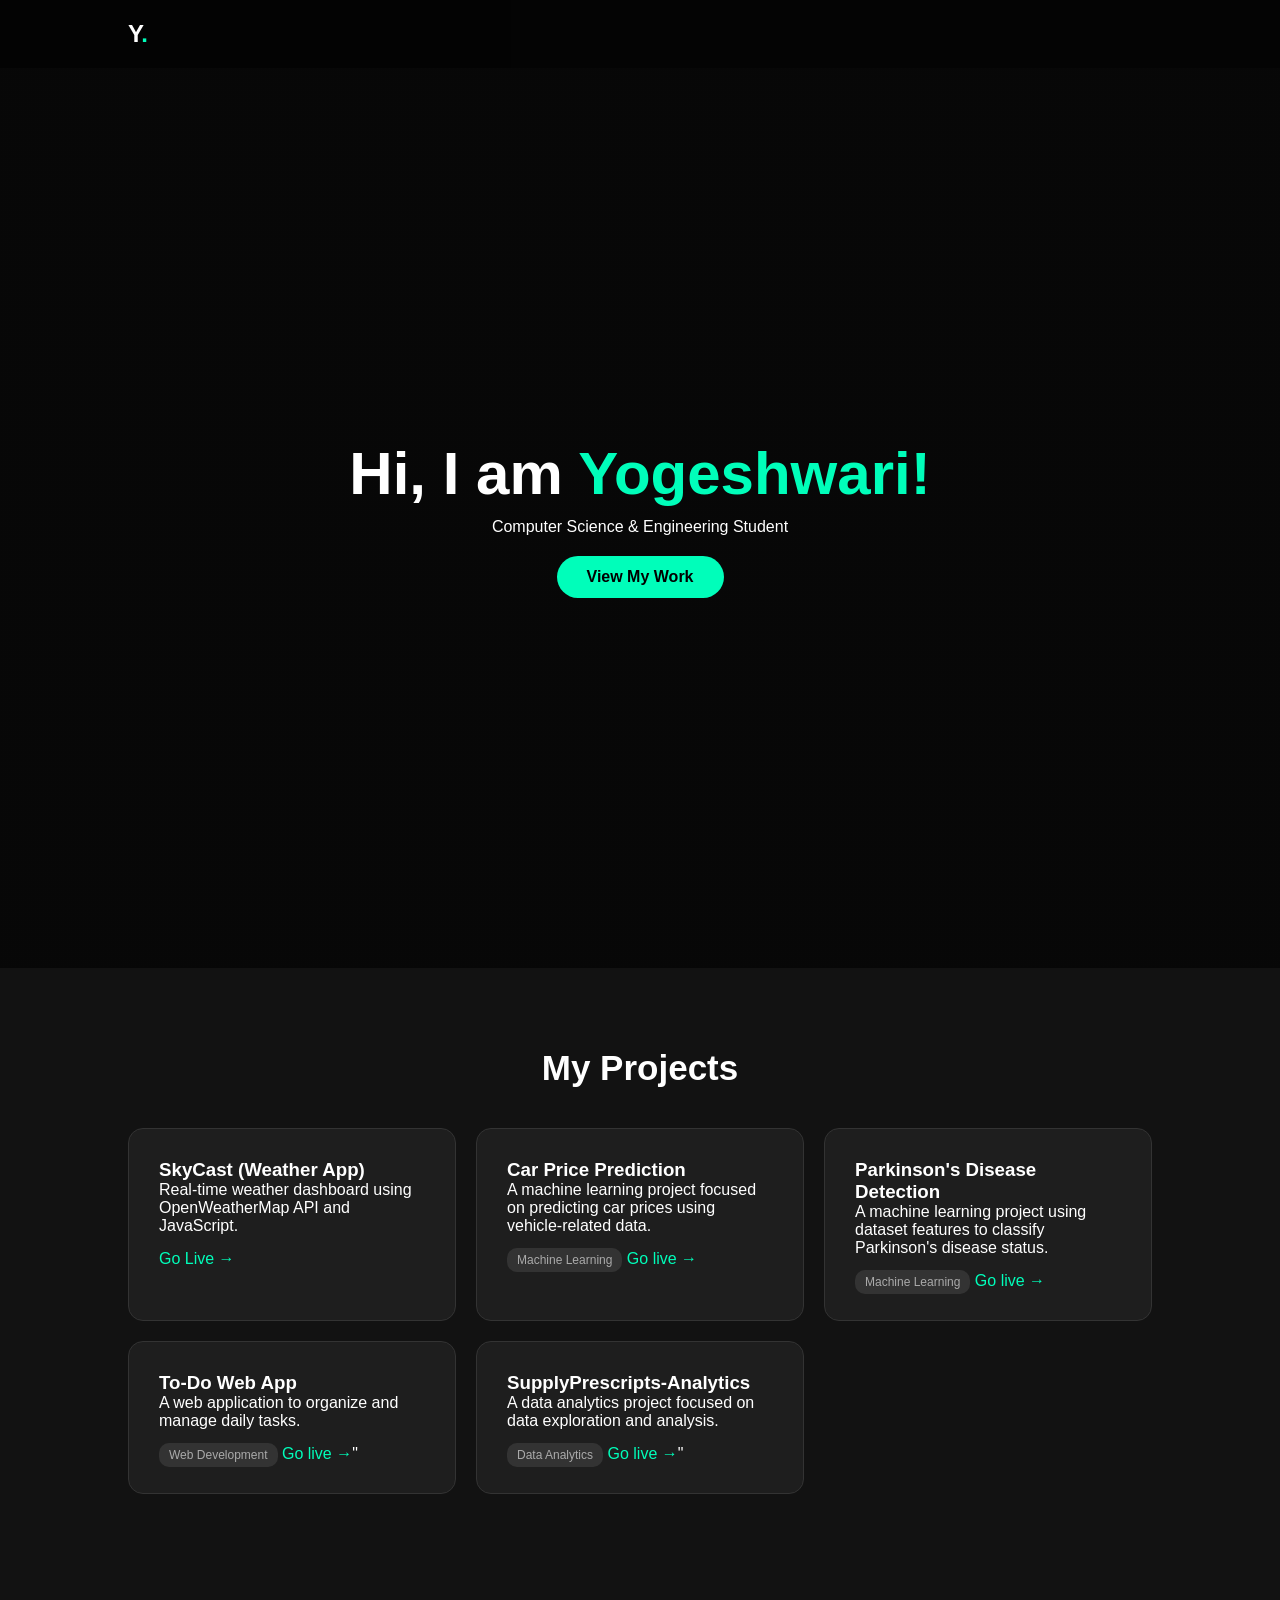
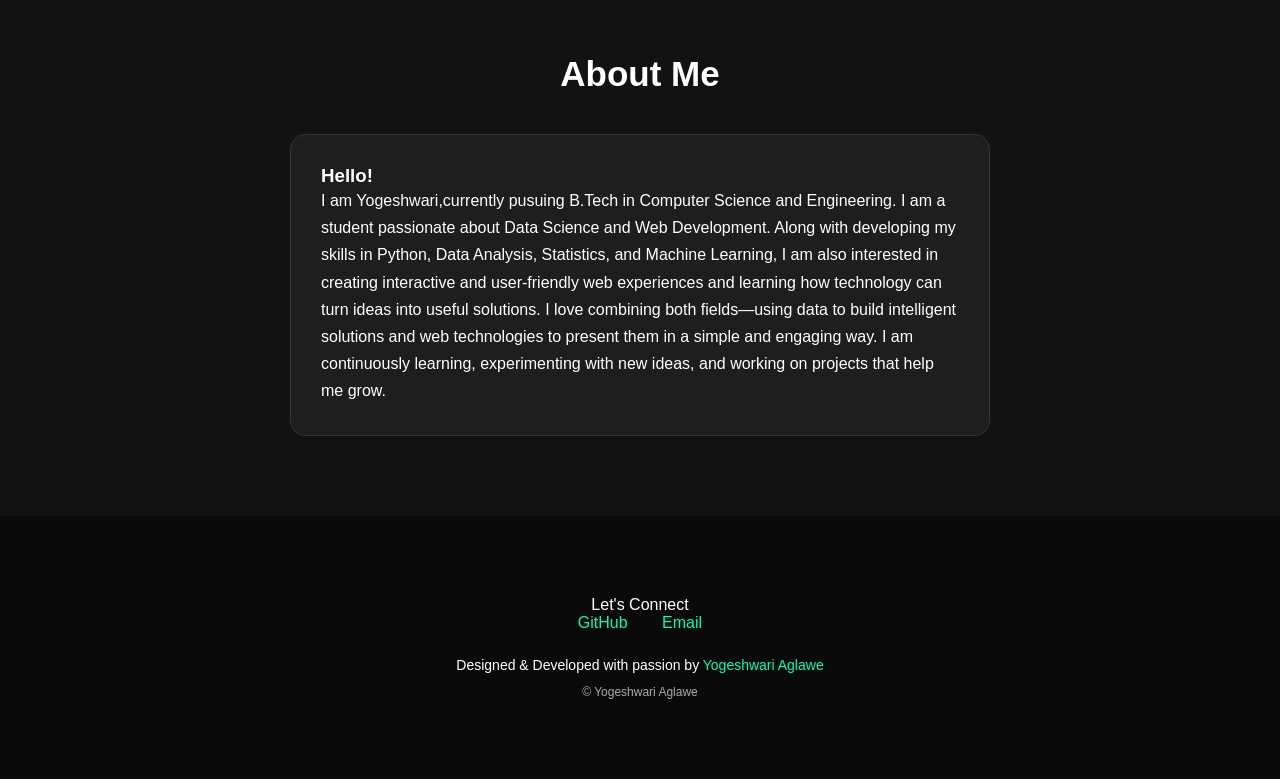
<file: index.html>
<!DOCTYPE html>
<html lang="en">
<head>
    <meta charset="UTF-8">
    <meta name="viewport" content="width=device-width, initial-scale=1.0">
    <title>Yogeshwari | Portfolio</title>
    <link rel="stylesheet" href="index.css">
</head>
<body>
    <nav>
        <div class="logo">Y<span>.</span></div>
    </nav>

    <section id="home" class="hero">
        <div class="hero-content">
            <h1>Hi, I am <span class="highlight">Yogeshwari!</span></h1>
            <p>Computer Science & Engineering Student</p>
            <a href="#projects" class="btn">View My Work</a>
        </div>
    </section>

    
<section id="projects">
    <h2 class="section-title">My Projects</h2>

    <div class="project-container">

        <div class="project-card">
            <h3>SkyCast (Weather App)</h3>
            <p>Real-time weather dashboard using OpenWeatherMap API and JavaScript.</p>
            <a href="https://yogeshwariaglawe.github.io/Weather-App/"
               target="_blank" class="project-link">Go Live →</a>
        </div>

        <div class="project-card">
            <h3>Car Price Prediction</h3>
            <p>A machine learning project focused on predicting car prices using vehicle-related data.</p>
            <span class="tag">Machine Learning</span>
            <a href="https://github.com/YogeshwariAglawe/Car-Price-Prediction"
       target="_blank"
       rel="noopener noreferrer"
       class="project-link">Go live →</a>
        </div>

        <div class="project-card">
            <h3>Parkinson's Disease Detection</h3>
            <p>A machine learning project using dataset features to classify Parkinson's disease status.</p>
            <span class="tag">Machine Learning</span>
            <a href="https://github.com/YogeshwariAglawe/Parkinson-s-Disease-Detection"
       target="_blank"
       rel="noopener noreferrer"
       class="project-link">Go live →</a>
        </div>

        <div class="project-card">
            <h3>To-Do Web App</h3>
            <p>A web application to organize and manage daily tasks.</p>
            <span class="tag">Web Development</span>
            <a href="https://github.com/YogeshwariAglawe/To-Do-Web-App.."
       target="_blank"
       rel="noopener noreferrer"
       class="project-link">Go live →</a>"
        </div>

        <div class="project-card">
            <h3>SupplyPrescripts-Analytics</h3>
            <p>A data analytics project focused on data exploration and analysis.</p>
            <span class="tag">Data Analytics</span>
            <a href="https://github.com/YogeshwariAglawe/SupplyPrescript-Analytics"
       target="_blank"
       rel="noopener noreferrer"
       class="project-link">Go live →</a>"
        </div>

    </div>
</section>
  <!-- projects -->
            <section id="about">
            <h2 class="section-title">About Me</h2>
            <div class="about-content">
                <div class="about-card">
                    <h3>Hello!</h3>
                <p>I am Yogeshwari,currently pusuing B.Tech in Computer Science and Engineering. I am a student passionate about Data Science and Web Development.

                Along with developing my skills in Python, Data Analysis, Statistics, and Machine Learning, I am also interested in creating interactive and user-friendly web experiences and learning how technology can turn ideas into useful solutions.

               I love combining both fields—using data to build intelligent solutions and web technologies to present them in a simple and engaging way. I am continuously learning, experimenting with new ideas, and working on projects that help me grow.
            </p>
            </div>
            </div>
            </div></section>
        </div>
    </section>

    <footer id="contact">
        
<footer id="contact">
    <p>Let's Connect</p>

    <div class="social-links">
        <a href="https://github.com/yogeshwariaglawe"
           target="_blank" rel="noopener noreferrer">GitHub</a>

        <a href="mailto:yogeshwariaglawe9@gmail.com">Email</a>
    </div>

    <p class="credit">
        Designed & Developed with passion by
        <span class="highlight">Yogeshwari Aglawe</span>
    </p>

    <p class="copyright">
        © Yogeshwari Aglawe 
    </p>
</footer>

</body>
</html>
</file>
<file: index.css>
* { 
    margin: 0; 
    padding: 0; 
    box-sizing: border-box; 
    font-family: 'Segoe UI', sans-serif; 
}
body { 
    background: #121212; 
    color: #fff; 
    scroll-behavior: smooth; 

}

nav { 
    display: flex; 
    justify-content: space-between; 
    padding: 20px 10%; 
    background: rgba(0,0,0,0.8); 
    position: sticky; 
    top: 0; 
    z-index: 100; 
}
.logo { 
    font-size: 24px; 
    font-weight: bold; 
}
.logo span { 
    color: #00feba; 
}
nav ul { 
    display: flex; 
    list-style: none; 
    gap: 20px; 
}
nav a { 
    color: #fff; 
    text-decoration: none; 
    font-size: 18px; 
}

.hero{
min-height: 100vh; 
    display: flex; 
    align-items: center; 
    justify-content: center; 
    text-align: center; 
    background: linear-gradient(rgba(0,0,0,0.6), rgba(0,0,0,0.6)), url('https://plus.unsplash.com/premium_photo-1661878265739-da90bc1af051?q=80&w=1086&auto=format&fit=crop&ixlib=rb-4.1.0&ixid=M3wxMjA3fDB8MHxwaG90by1wYWdlfHx8fGVufDB8fHx8fA%3D%3D'); 
    background-size: cover; 
    background-position: center;
    background-repeat: no-repeat;
}

.highlight { 
    color: #00feba; 
}
.hero h1 { 
    font-size: 60px; 
    margin-bottom: 10px; 
}
.btn { 
    display: inline-block; 
    margin-top: 20px; 
    padding: 12px 30px; 
    background: #00feba; 
    color: #000; 
    border-radius: 30px; 
    text-decoration: none; 
    font-weight: bold; 
}

#projects { 
    padding: 80px 10%; 
}
.section-title { 
    text-align: center; 
    margin-bottom: 40px; 
    font-size: 35px; 
}
.project-container { 
    display: grid; 
    grid-template-columns: repeat(auto-fit, minmax(300px, 1fr)); 
    gap: 20px; 
}
.project-card { 
    background: #1e1e1e; 
    padding: 30px; 
    border-radius: 15px; 
    border: 1px solid #333; 
    transition: 0.3s; 
}
.project-card:hover { 
    transform: translateY(-10px); 
    border-color: #00feba; 
}
.project-link { 
    color: #00feba; 
    text-decoration: none; 
    display: inline-block; 
    margin-top: 15px; 
}
.tag { 
    font-size: 12px; 
    background: #333; 
    padding: 5px 10px; 
    border-radius: 10px; 
    color: #aaa; 
}
#about { 
    padding: 80px 10%; 
}


footer { 
    text-align: center; 
    padding: 40px; 
    background: #0a0a0a; 
}
.social-links a { 
    margin: 0 15px; 
    color: #00feba; 
    text-decoration: none; 
}
.about-content {
    display: flex;
    justify-content: center;
}

.about-card {
    background: #1e1e1e;
    padding: 30px;
    border-radius: 15px;
    border: 1px solid #333;
    max-width: 700px;
}
.about-card p {
    line-height: 1.7;
}
.about-card:hover { 
    transform: translateY(-10px); 
    border-color: #00feba; 
}

.credit {
    margin-top: 25px;
    font-size: 14px;
}

.copyright {
    margin-top: 12px;
    font-size: 12px;
    color: #aaa;
}
</file>
